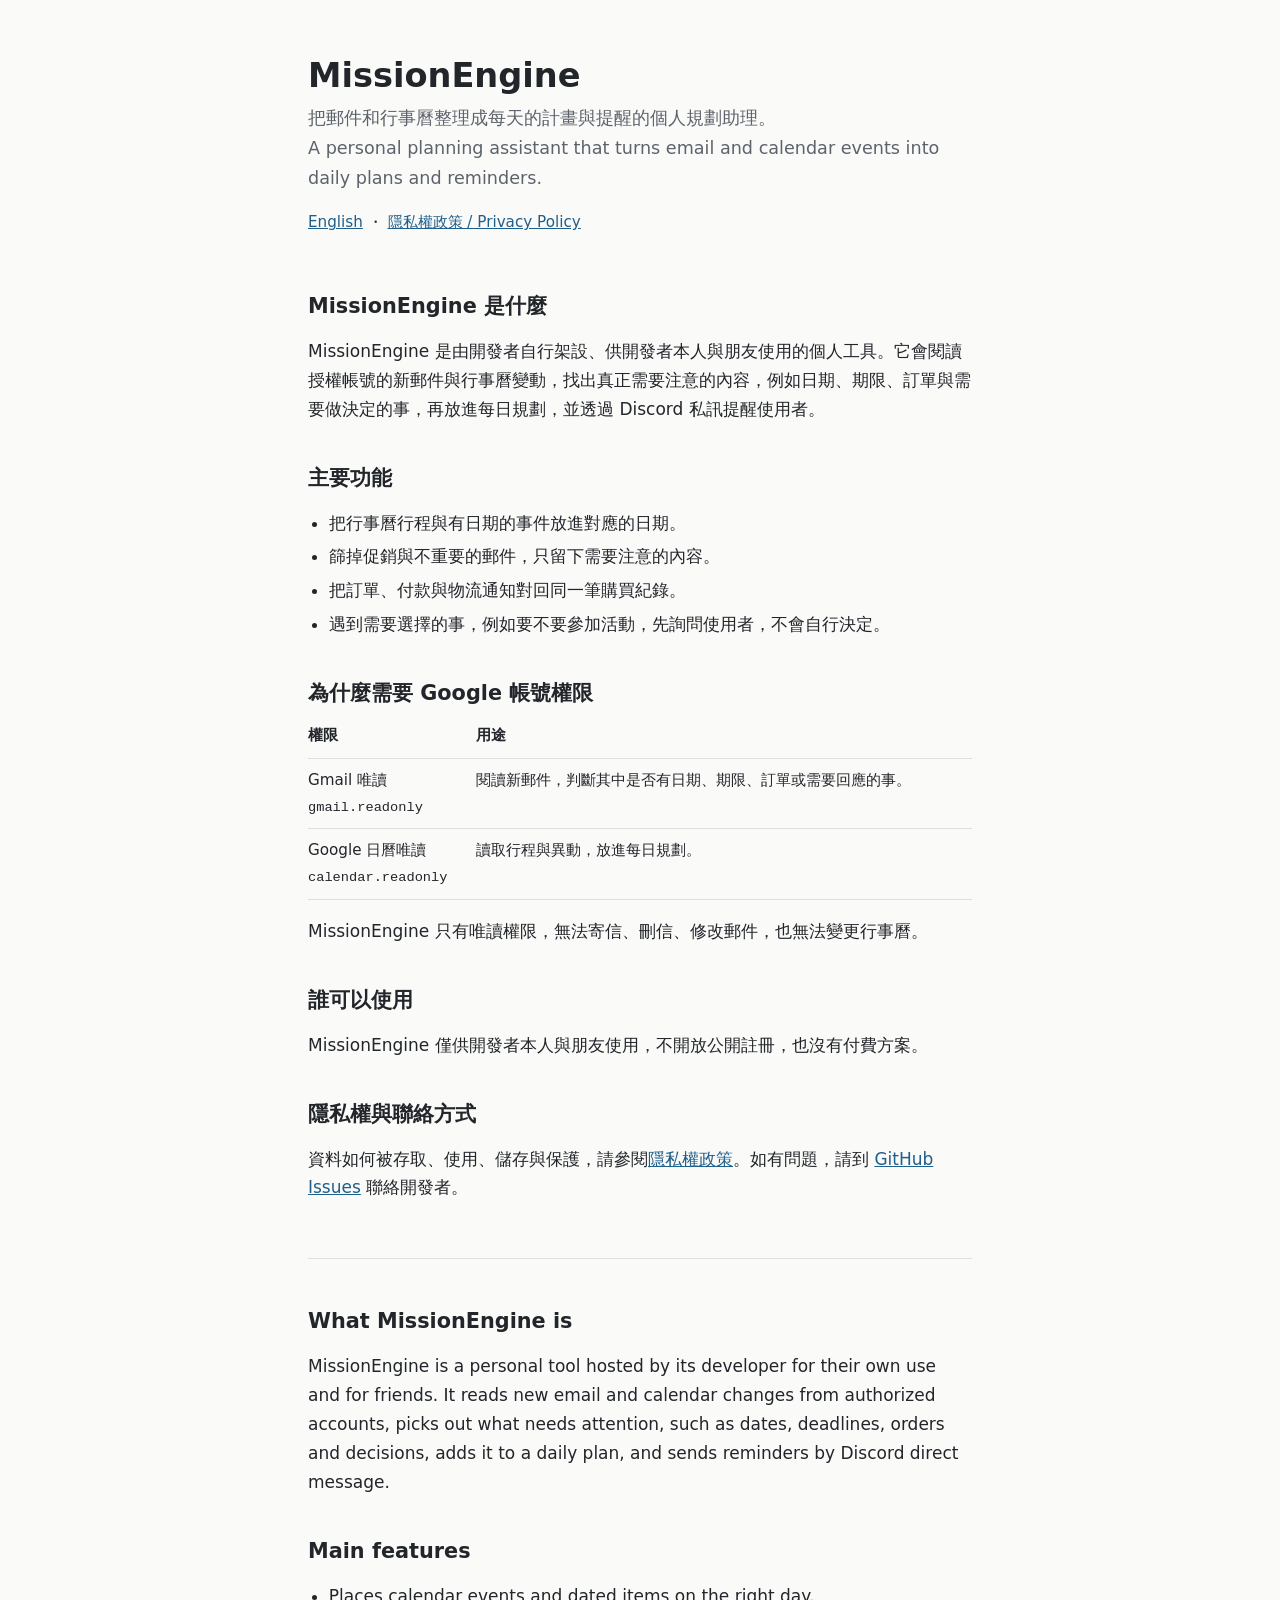
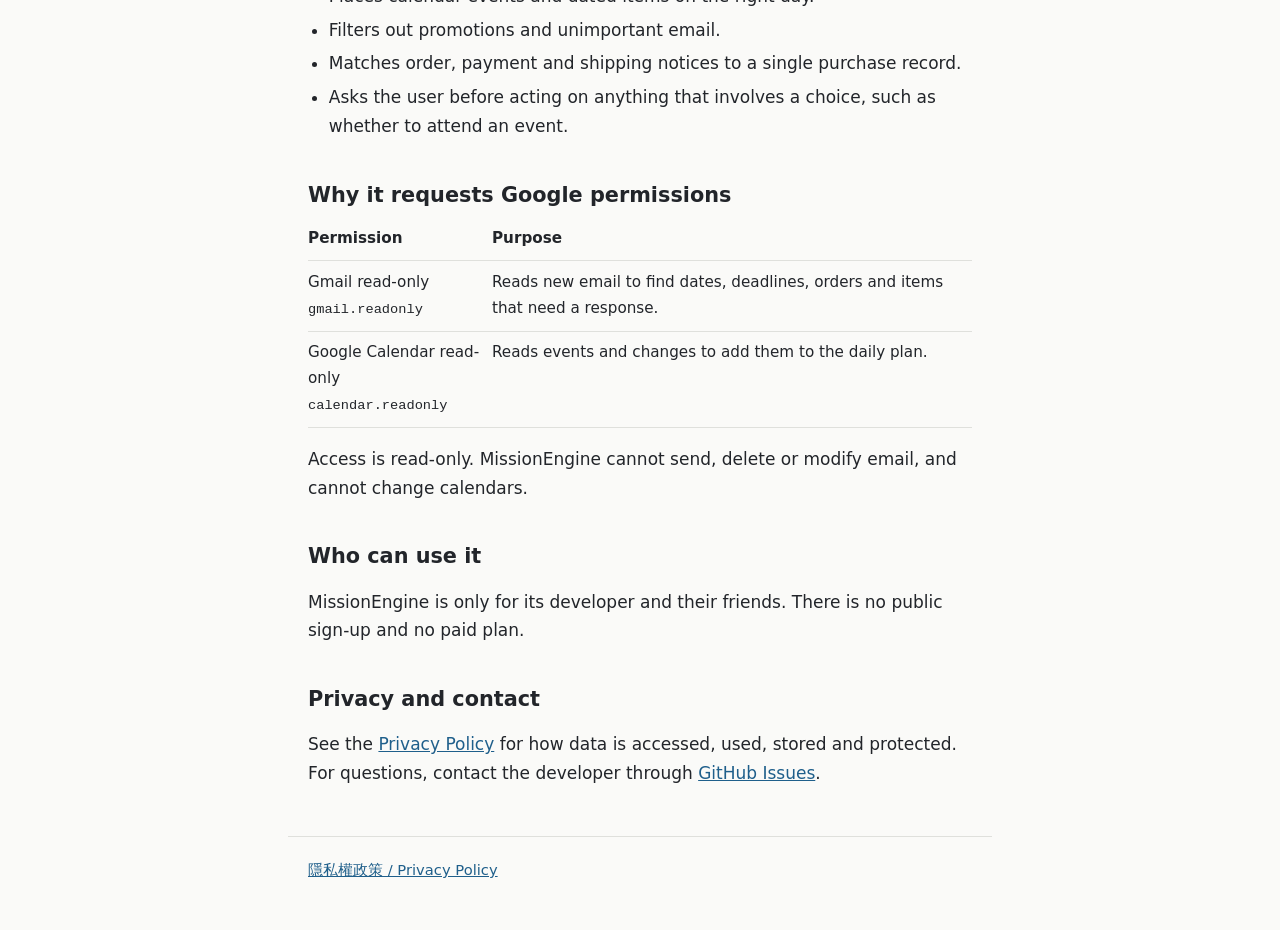
<file: index.html>
<!doctype html>
<html lang="zh-Hant">
<head>
  <meta charset="utf-8">
  <meta name="viewport" content="width=device-width, initial-scale=1">
  <title>MissionEngine</title>
  <meta name="description" content="MissionEngine is a personal planning assistant that reads Gmail and Google Calendar in read-only mode to organize dates, reminders and decisions.">
  <link rel="stylesheet" href="style.css">
</head>
<body>
  <header>
    <h1>MissionEngine</h1>
    <p class="lede">把郵件和行事曆整理成每天的計畫與提醒的個人規劃助理。</p>
    <p class="lede">A personal planning assistant that turns email and calendar events into daily plans and reminders.</p>
    <p class="lang"><a href="#en">English</a> ・ <a href="privacy.html">隱私權政策 / Privacy Policy</a></p>
  </header>

  <main>
    <section class="locale" lang="zh-Hant">
      <h2>MissionEngine 是什麼</h2>
      <p>MissionEngine 是由開發者自行架設、供開發者本人與朋友使用的個人工具。它會閱讀授權帳號的新郵件與行事曆變動，找出真正需要注意的內容，例如日期、期限、訂單與需要做決定的事，再放進每日規劃，並透過 Discord 私訊提醒使用者。</p>

      <h2>主要功能</h2>
      <ul>
        <li>把行事曆行程與有日期的事件放進對應的日期。</li>
        <li>篩掉促銷與不重要的郵件，只留下需要注意的內容。</li>
        <li>把訂單、付款與物流通知對回同一筆購買紀錄。</li>
        <li>遇到需要選擇的事，例如要不要參加活動，先詢問使用者，不會自行決定。</li>
      </ul>

      <h2>為什麼需要 Google 帳號權限</h2>
      <div class="table-wrap">
        <table>
          <thead><tr><th>權限</th><th>用途</th></tr></thead>
          <tbody>
            <tr><td>Gmail 唯讀<br><code>gmail.readonly</code></td><td>閱讀新郵件，判斷其中是否有日期、期限、訂單或需要回應的事。</td></tr>
            <tr><td>Google 日曆唯讀<br><code>calendar.readonly</code></td><td>讀取行程與異動，放進每日規劃。</td></tr>
          </tbody>
        </table>
      </div>
      <p>MissionEngine 只有唯讀權限，無法寄信、刪信、修改郵件，也無法變更行事曆。</p>

      <h2>誰可以使用</h2>
      <p>MissionEngine 僅供開發者本人與朋友使用，不開放公開註冊，也沒有付費方案。</p>

      <h2>隱私權與聯絡方式</h2>
      <p>資料如何被存取、使用、儲存與保護，請參閱<a href="privacy.html">隱私權政策</a>。如有問題，請到 <a href="https://github.com/MuChi2112/MuChi2112.github.io/issues">GitHub Issues</a> 聯絡開發者。</p>
    </section>

    <section class="locale" id="en" lang="en">
      <h2>What MissionEngine is</h2>
      <p>MissionEngine is a personal tool hosted by its developer for their own use and for friends. It reads new email and calendar changes from authorized accounts, picks out what needs attention, such as dates, deadlines, orders and decisions, adds it to a daily plan, and sends reminders by Discord direct message.</p>

      <h2>Main features</h2>
      <ul>
        <li>Places calendar events and dated items on the right day.</li>
        <li>Filters out promotions and unimportant email.</li>
        <li>Matches order, payment and shipping notices to a single purchase record.</li>
        <li>Asks the user before acting on anything that involves a choice, such as whether to attend an event.</li>
      </ul>

      <h2>Why it requests Google permissions</h2>
      <div class="table-wrap">
        <table>
          <thead><tr><th>Permission</th><th>Purpose</th></tr></thead>
          <tbody>
            <tr><td>Gmail read-only<br><code>gmail.readonly</code></td><td>Reads new email to find dates, deadlines, orders and items that need a response.</td></tr>
            <tr><td>Google Calendar read-only<br><code>calendar.readonly</code></td><td>Reads events and changes to add them to the daily plan.</td></tr>
          </tbody>
        </table>
      </div>
      <p>Access is read-only. MissionEngine cannot send, delete or modify email, and cannot change calendars.</p>

      <h2>Who can use it</h2>
      <p>MissionEngine is only for its developer and their friends. There is no public sign-up and no paid plan.</p>

      <h2>Privacy and contact</h2>
      <p>See the <a href="privacy.html#en">Privacy Policy</a> for how data is accessed, used, stored and protected. For questions, contact the developer through <a href="https://github.com/MuChi2112/MuChi2112.github.io/issues">GitHub Issues</a>.</p>
    </section>
  </main>

  <footer>
    <a href="privacy.html">隱私權政策 / Privacy Policy</a>
  </footer>
</body>
</html>
</file>
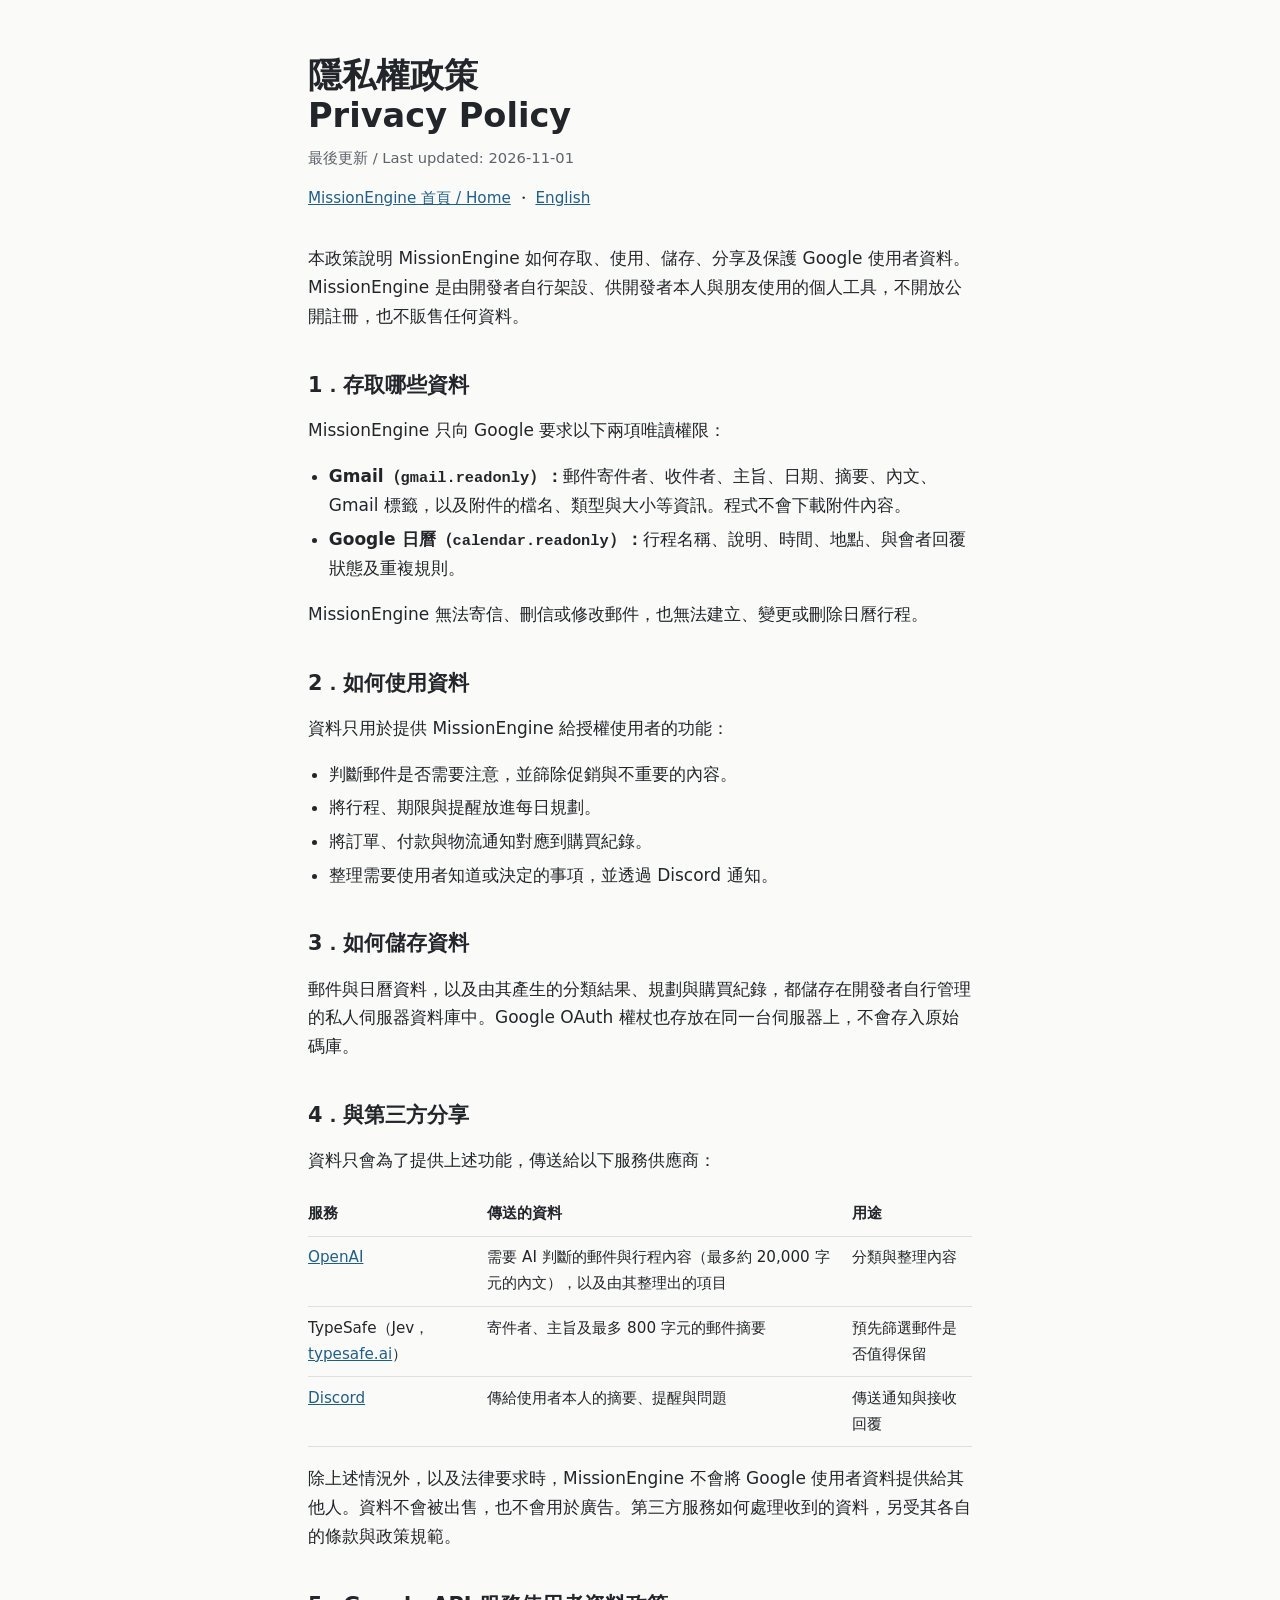
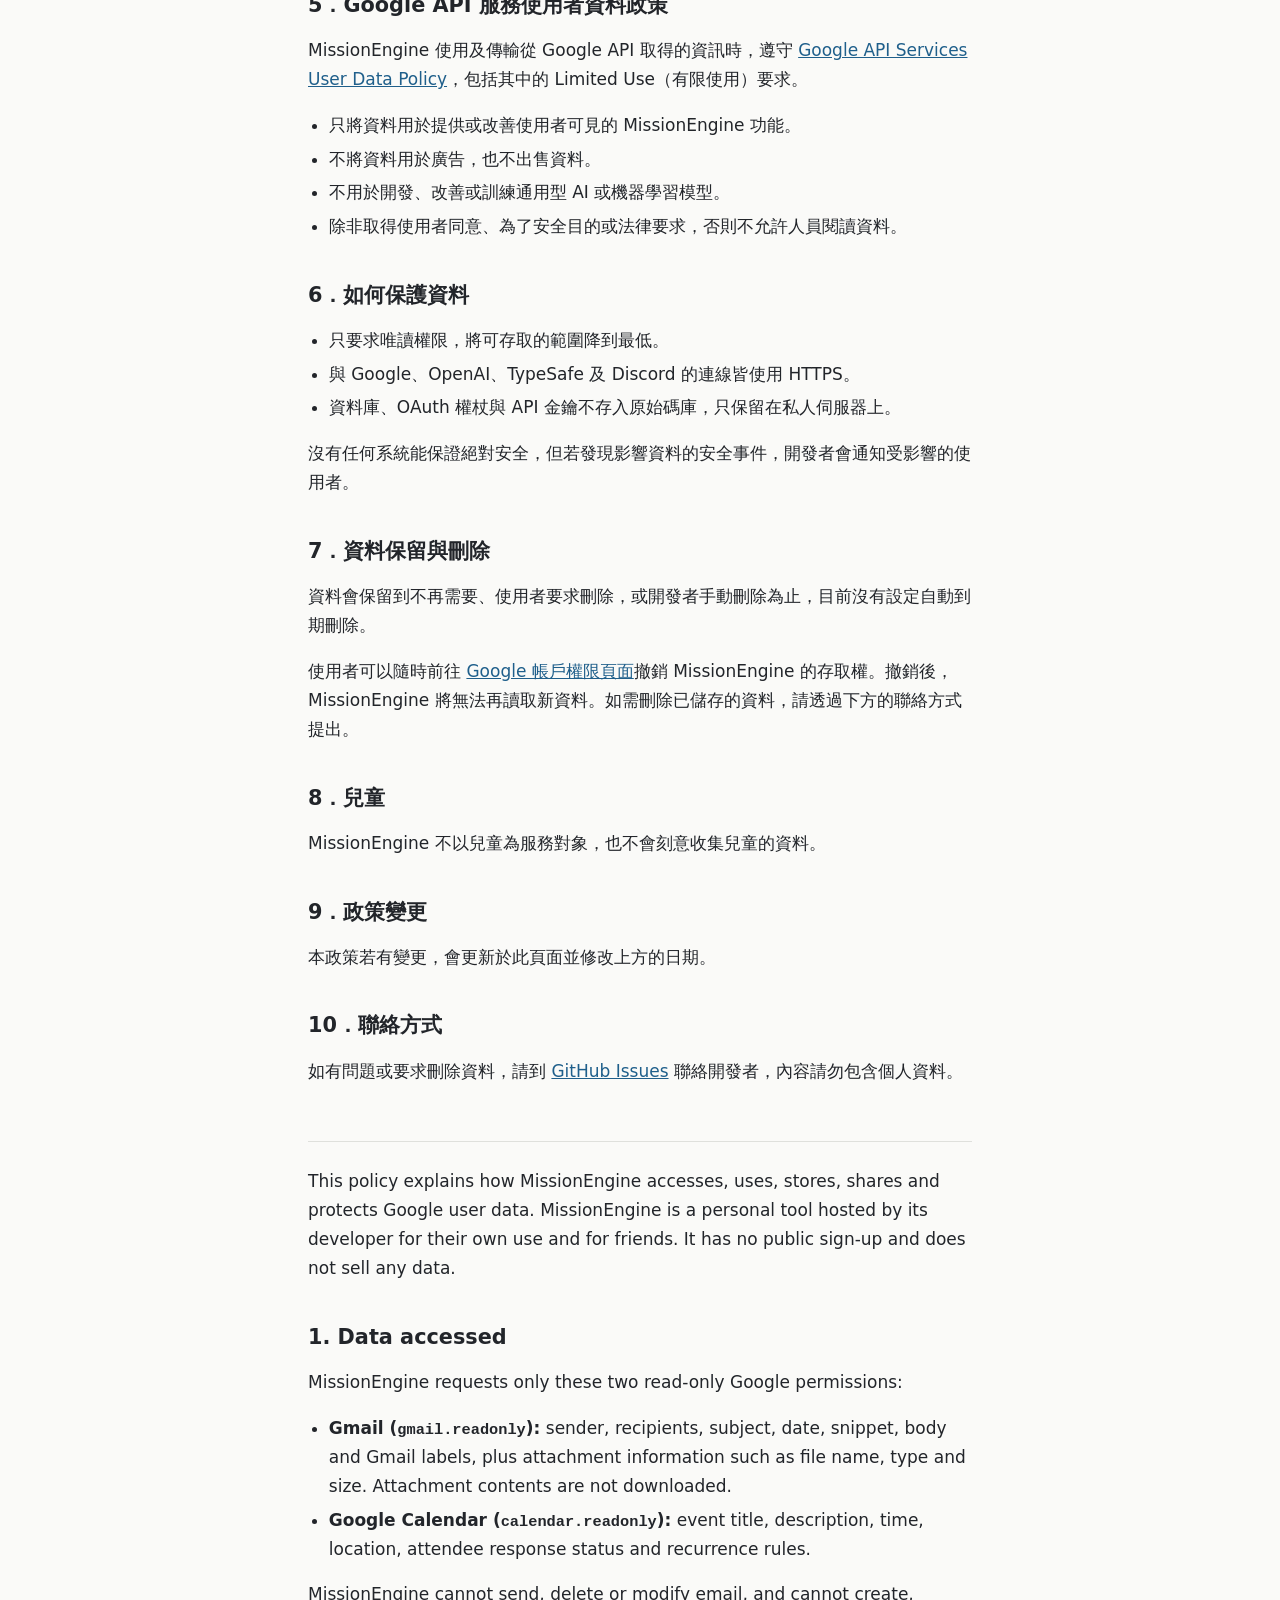
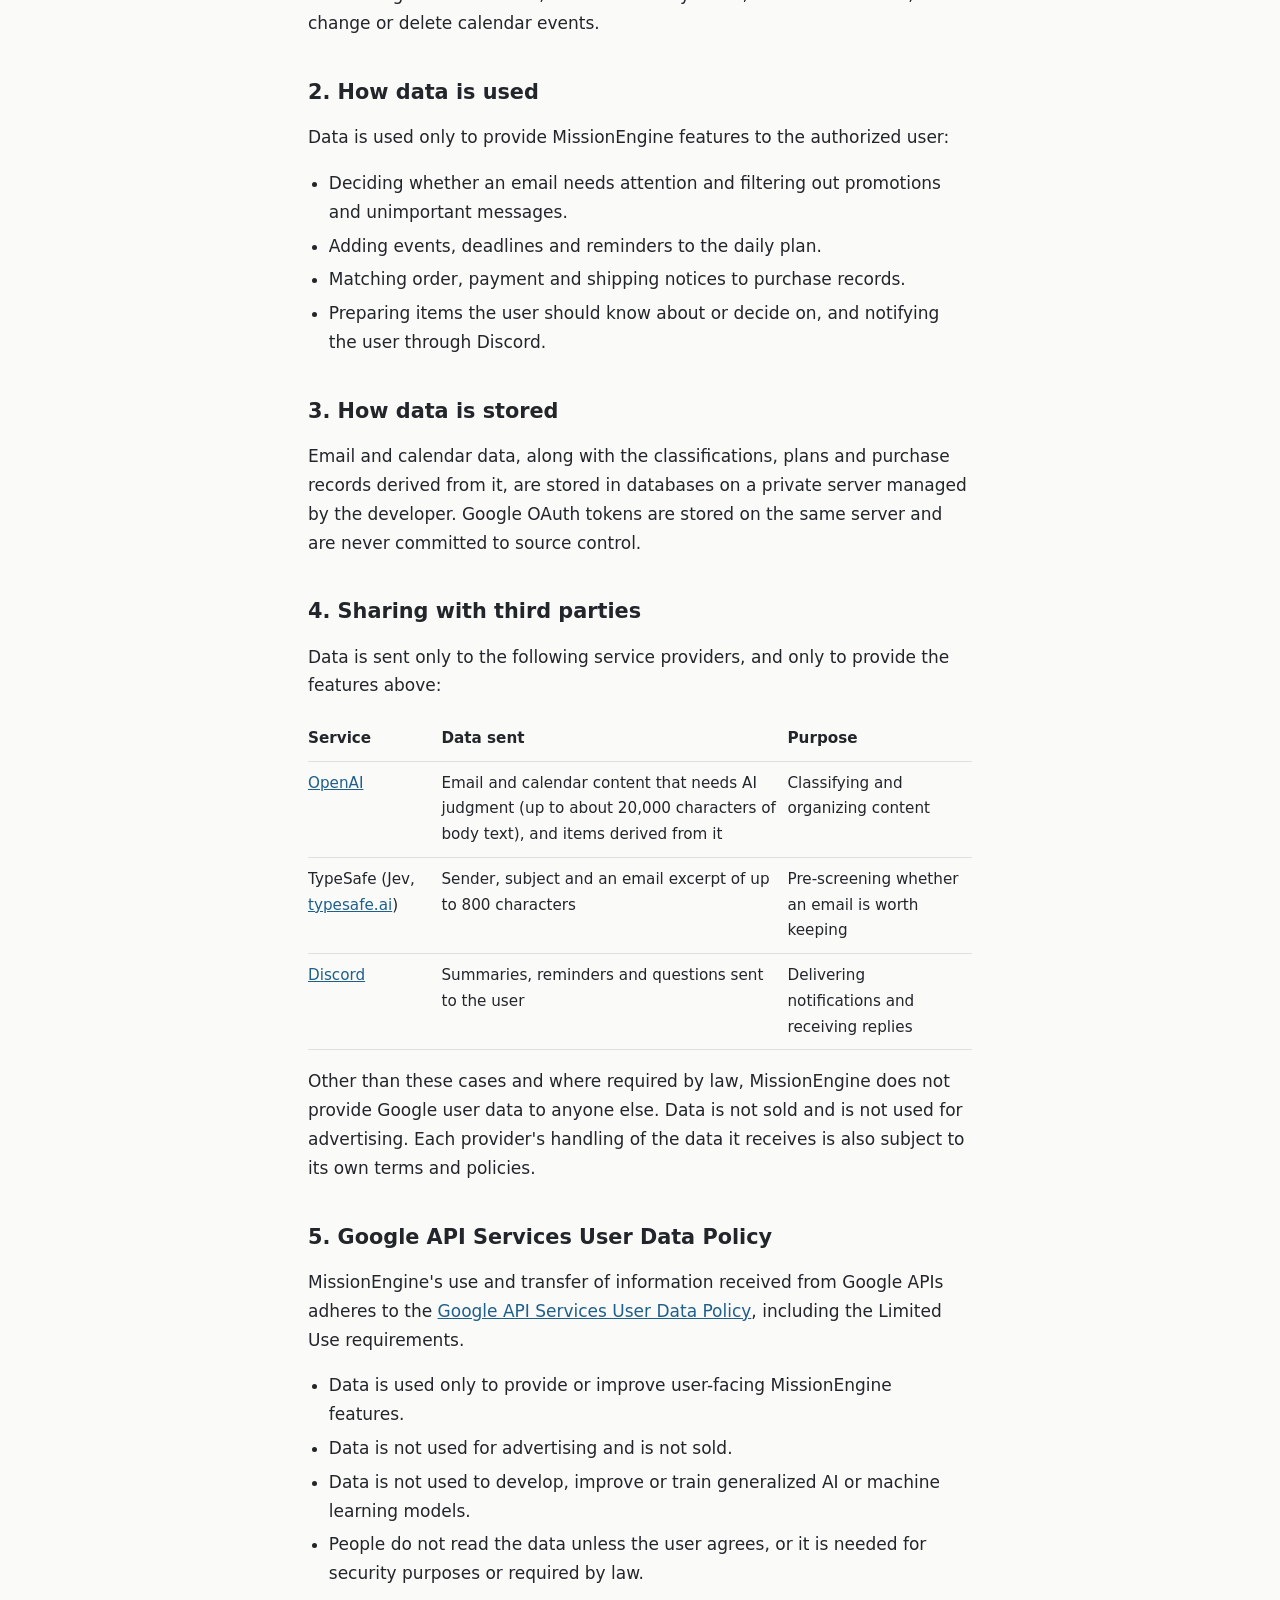
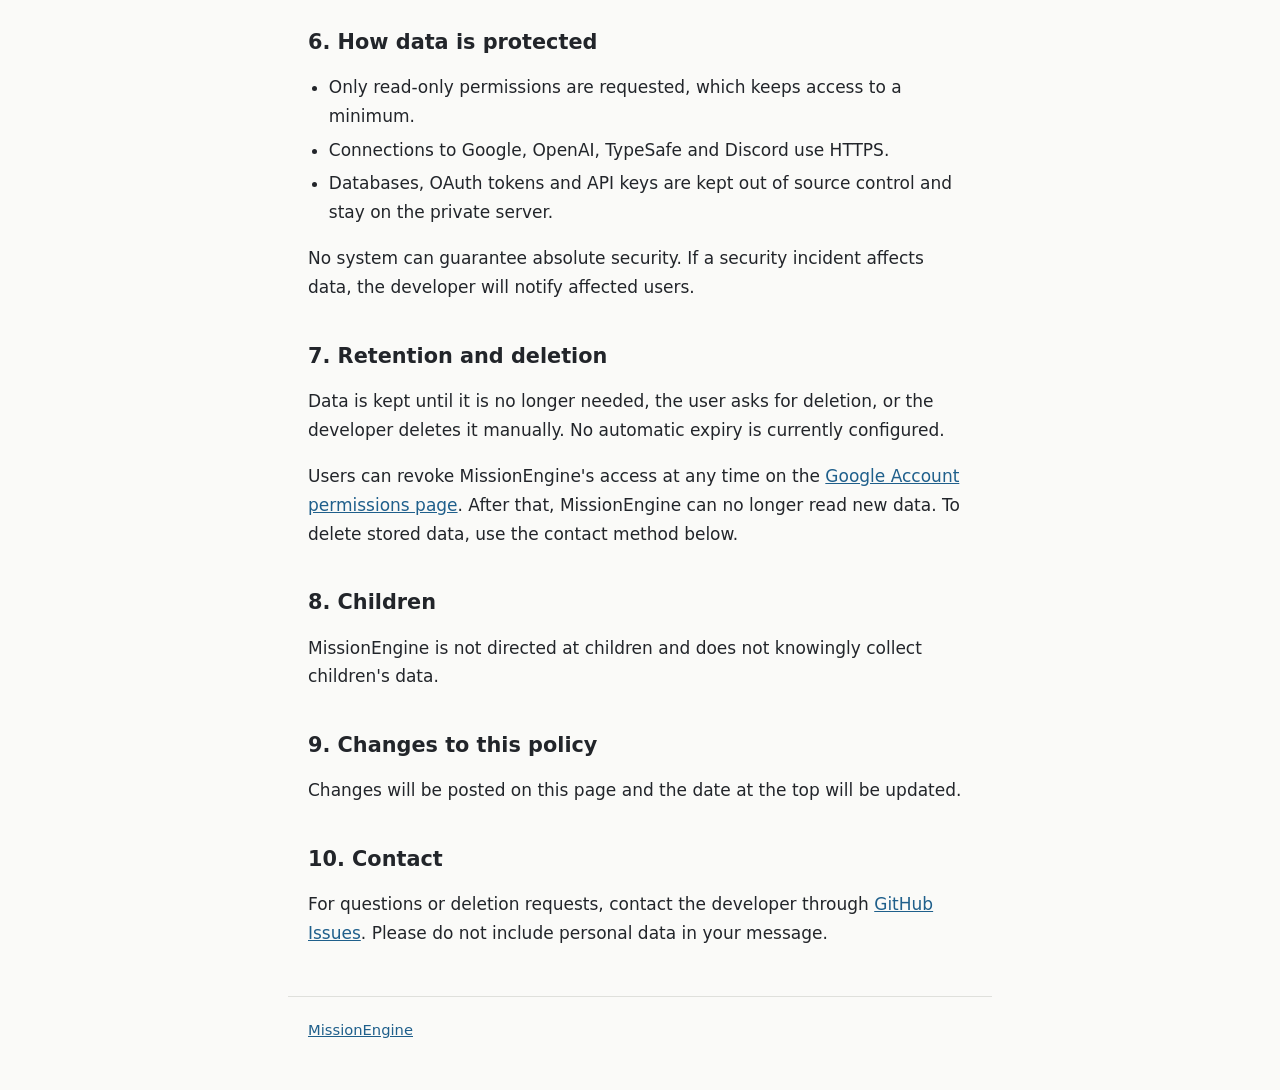
<file: privacy.html>
<!doctype html>
<html lang="zh-Hant">
<head>
  <meta charset="utf-8">
  <meta name="viewport" content="width=device-width, initial-scale=1">
  <title>MissionEngine Privacy Policy</title>
  <meta name="description" content="How MissionEngine accesses, uses, stores, shares and protects Gmail and Google Calendar data.">
  <link rel="stylesheet" href="style.css">
</head>
<body>
  <header>
    <h1>隱私權政策<br>Privacy Policy</h1>
    <p class="meta">最後更新 / Last updated: 2026-11-01</p>
    <p class="lang"><a href="index.html">MissionEngine 首頁 / Home</a> ・ <a href="#en">English</a></p>
  </header>

  <main>
    <section class="locale" lang="zh-Hant">
      <p>本政策說明 MissionEngine 如何存取、使用、儲存、分享及保護 Google 使用者資料。MissionEngine 是由開發者自行架設、供開發者本人與朋友使用的個人工具，不開放公開註冊，也不販售任何資料。</p>

      <h2>1．存取哪些資料</h2>
      <p>MissionEngine 只向 Google 要求以下兩項唯讀權限：</p>
      <ul>
        <li><strong>Gmail（<code>gmail.readonly</code>）：</strong>郵件寄件者、收件者、主旨、日期、摘要、內文、Gmail 標籤，以及附件的檔名、類型與大小等資訊。程式不會下載附件內容。</li>
        <li><strong>Google 日曆（<code>calendar.readonly</code>）：</strong>行程名稱、說明、時間、地點、與會者回覆狀態及重複規則。</li>
      </ul>
      <p>MissionEngine 無法寄信、刪信或修改郵件，也無法建立、變更或刪除日曆行程。</p>

      <h2>2．如何使用資料</h2>
      <p>資料只用於提供 MissionEngine 給授權使用者的功能：</p>
      <ul>
        <li>判斷郵件是否需要注意，並篩除促銷與不重要的內容。</li>
        <li>將行程、期限與提醒放進每日規劃。</li>
        <li>將訂單、付款與物流通知對應到購買紀錄。</li>
        <li>整理需要使用者知道或決定的事項，並透過 Discord 通知。</li>
      </ul>

      <h2>3．如何儲存資料</h2>
      <p>郵件與日曆資料，以及由其產生的分類結果、規劃與購買紀錄，都儲存在開發者自行管理的私人伺服器資料庫中。Google OAuth 權杖也存放在同一台伺服器上，不會存入原始碼庫。</p>

      <h2>4．與第三方分享</h2>
      <p>資料只會為了提供上述功能，傳送給以下服務供應商：</p>
      <div class="table-wrap">
        <table>
          <thead><tr><th>服務</th><th>傳送的資料</th><th>用途</th></tr></thead>
          <tbody>
            <tr><td><a href="https://openai.com/policies/">OpenAI</a></td><td>需要 AI 判斷的郵件與行程內容（最多約 20,000 字元的內文），以及由其整理出的項目</td><td>分類與整理內容</td></tr>
            <tr><td>TypeSafe（Jev，<a href="https://typesafe.ai">typesafe.ai</a>）</td><td>寄件者、主旨及最多 800 字元的郵件摘要</td><td>預先篩選郵件是否值得保留</td></tr>
            <tr><td><a href="https://discord.com/privacy">Discord</a></td><td>傳給使用者本人的摘要、提醒與問題</td><td>傳送通知與接收回覆</td></tr>
          </tbody>
        </table>
      </div>
      <p>除上述情況外，以及法律要求時，MissionEngine 不會將 Google 使用者資料提供給其他人。資料不會被出售，也不會用於廣告。第三方服務如何處理收到的資料，另受其各自的條款與政策規範。</p>

      <h2>5．Google API 服務使用者資料政策</h2>
      <p>MissionEngine 使用及傳輸從 Google API 取得的資訊時，遵守 <a href="https://developers.google.com/terms/api-services-user-data-policy">Google API Services User Data Policy</a>，包括其中的 Limited Use（有限使用）要求。</p>
      <ul>
        <li>只將資料用於提供或改善使用者可見的 MissionEngine 功能。</li>
        <li>不將資料用於廣告，也不出售資料。</li>
        <li>不用於開發、改善或訓練通用型 AI 或機器學習模型。</li>
        <li>除非取得使用者同意、為了安全目的或法律要求，否則不允許人員閱讀資料。</li>
      </ul>

      <h2>6．如何保護資料</h2>
      <ul>
        <li>只要求唯讀權限，將可存取的範圍降到最低。</li>
        <li>與 Google、OpenAI、TypeSafe 及 Discord 的連線皆使用 HTTPS。</li>
        <li>資料庫、OAuth 權杖與 API 金鑰不存入原始碼庫，只保留在私人伺服器上。</li>
      </ul>
      <p>沒有任何系統能保證絕對安全，但若發現影響資料的安全事件，開發者會通知受影響的使用者。</p>

      <h2>7．資料保留與刪除</h2>
      <p>資料會保留到不再需要、使用者要求刪除，或開發者手動刪除為止，目前沒有設定自動到期刪除。</p>
      <p>使用者可以隨時前往 <a href="https://myaccount.google.com/permissions">Google 帳戶權限頁面</a>撤銷 MissionEngine 的存取權。撤銷後，MissionEngine 將無法再讀取新資料。如需刪除已儲存的資料，請透過下方的聯絡方式提出。</p>

      <h2>8．兒童</h2>
      <p>MissionEngine 不以兒童為服務對象，也不會刻意收集兒童的資料。</p>

      <h2>9．政策變更</h2>
      <p>本政策若有變更，會更新於此頁面並修改上方的日期。</p>

      <h2>10．聯絡方式</h2>
      <p>如有問題或要求刪除資料，請到 <a href="https://github.com/MuChi2112/MuChi2112.github.io/issues">GitHub Issues</a> 聯絡開發者，內容請勿包含個人資料。</p>
    </section>

    <section class="locale" id="en" lang="en">
      <p>This policy explains how MissionEngine accesses, uses, stores, shares and protects Google user data. MissionEngine is a personal tool hosted by its developer for their own use and for friends. It has no public sign-up and does not sell any data.</p>

      <h2>1. Data accessed</h2>
      <p>MissionEngine requests only these two read-only Google permissions:</p>
      <ul>
        <li><strong>Gmail (<code>gmail.readonly</code>):</strong> sender, recipients, subject, date, snippet, body and Gmail labels, plus attachment information such as file name, type and size. Attachment contents are not downloaded.</li>
        <li><strong>Google Calendar (<code>calendar.readonly</code>):</strong> event title, description, time, location, attendee response status and recurrence rules.</li>
      </ul>
      <p>MissionEngine cannot send, delete or modify email, and cannot create, change or delete calendar events.</p>

      <h2>2. How data is used</h2>
      <p>Data is used only to provide MissionEngine features to the authorized user:</p>
      <ul>
        <li>Deciding whether an email needs attention and filtering out promotions and unimportant messages.</li>
        <li>Adding events, deadlines and reminders to the daily plan.</li>
        <li>Matching order, payment and shipping notices to purchase records.</li>
        <li>Preparing items the user should know about or decide on, and notifying the user through Discord.</li>
      </ul>

      <h2>3. How data is stored</h2>
      <p>Email and calendar data, along with the classifications, plans and purchase records derived from it, are stored in databases on a private server managed by the developer. Google OAuth tokens are stored on the same server and are never committed to source control.</p>

      <h2>4. Sharing with third parties</h2>
      <p>Data is sent only to the following service providers, and only to provide the features above:</p>
      <div class="table-wrap">
        <table>
          <thead><tr><th>Service</th><th>Data sent</th><th>Purpose</th></tr></thead>
          <tbody>
            <tr><td><a href="https://openai.com/policies/">OpenAI</a></td><td>Email and calendar content that needs AI judgment (up to about 20,000 characters of body text), and items derived from it</td><td>Classifying and organizing content</td></tr>
            <tr><td>TypeSafe (Jev, <a href="https://typesafe.ai">typesafe.ai</a>)</td><td>Sender, subject and an email excerpt of up to 800 characters</td><td>Pre-screening whether an email is worth keeping</td></tr>
            <tr><td><a href="https://discord.com/privacy">Discord</a></td><td>Summaries, reminders and questions sent to the user</td><td>Delivering notifications and receiving replies</td></tr>
          </tbody>
        </table>
      </div>
      <p>Other than these cases and where required by law, MissionEngine does not provide Google user data to anyone else. Data is not sold and is not used for advertising. Each provider's handling of the data it receives is also subject to its own terms and policies.</p>

      <h2>5. Google API Services User Data Policy</h2>
      <p>MissionEngine's use and transfer of information received from Google APIs adheres to the <a href="https://developers.google.com/terms/api-services-user-data-policy">Google API Services User Data Policy</a>, including the Limited Use requirements.</p>
      <ul>
        <li>Data is used only to provide or improve user-facing MissionEngine features.</li>
        <li>Data is not used for advertising and is not sold.</li>
        <li>Data is not used to develop, improve or train generalized AI or machine learning models.</li>
        <li>People do not read the data unless the user agrees, or it is needed for security purposes or required by law.</li>
      </ul>

      <h2>6. How data is protected</h2>
      <ul>
        <li>Only read-only permissions are requested, which keeps access to a minimum.</li>
        <li>Connections to Google, OpenAI, TypeSafe and Discord use HTTPS.</li>
        <li>Databases, OAuth tokens and API keys are kept out of source control and stay on the private server.</li>
      </ul>
      <p>No system can guarantee absolute security. If a security incident affects data, the developer will notify affected users.</p>

      <h2>7. Retention and deletion</h2>
      <p>Data is kept until it is no longer needed, the user asks for deletion, or the developer deletes it manually. No automatic expiry is currently configured.</p>
      <p>Users can revoke MissionEngine's access at any time on the <a href="https://myaccount.google.com/permissions">Google Account permissions page</a>. After that, MissionEngine can no longer read new data. To delete stored data, use the contact method below.</p>

      <h2>8. Children</h2>
      <p>MissionEngine is not directed at children and does not knowingly collect children's data.</p>

      <h2>9. Changes to this policy</h2>
      <p>Changes will be posted on this page and the date at the top will be updated.</p>

      <h2>10. Contact</h2>
      <p>For questions or deletion requests, contact the developer through <a href="https://github.com/MuChi2112/MuChi2112.github.io/issues">GitHub Issues</a>. Please do not include personal data in your message.</p>
    </section>
  </main>

  <footer>
    <a href="index.html">MissionEngine</a>
  </footer>
</body>
</html>
</file>
<file: style.css>
:root {
  color-scheme: light dark;
  --bg: #fafaf8;
  --text: #22252a;
  --muted: #5d636c;
  --line: #dfe0dc;
  --accent: #1f5f8b;
  --panel: #f0f1ed;
}

@media (prefers-color-scheme: dark) {
  :root {
    --bg: #15171a;
    --text: #e7e8ea;
    --muted: #a3a8b0;
    --line: #2e3238;
    --accent: #7fbde6;
    --panel: #1e2125;
  }
}

* { box-sizing: border-box; }

body {
  margin: 0;
  background: var(--bg);
  color: var(--text);
  font-family: system-ui, -apple-system, "Segoe UI", "Noto Sans TC", "Microsoft JhengHei", sans-serif;
  font-size: 17px;
  line-height: 1.7;
}

main, header, footer {
  max-width: 44rem;
  margin: 0 auto;
  padding-left: 1.25rem;
  padding-right: 1.25rem;
}

header { padding-top: 3.5rem; padding-bottom: 1rem; }
footer {
  margin-top: 3rem;
  padding-top: 1.25rem;
  padding-bottom: 3rem;
  border-top: 1px solid var(--line);
  color: var(--muted);
  font-size: 0.92rem;
}

h1 { margin: 0 0 0.5rem; font-size: 2.1rem; line-height: 1.2; }
h2 { margin: 2.5rem 0 0.5rem; font-size: 1.3rem; line-height: 1.35; }
h3 { margin: 1.5rem 0 0.25rem; font-size: 1.05rem; }
a { color: var(--accent); }
ul { padding-left: 1.3rem; }
li { margin: 0.3rem 0; }
code { font-size: 0.9em; overflow-wrap: anywhere; }

.lede { margin: 0; color: var(--muted); font-size: 1.1rem; }
.meta { margin: 0; color: var(--muted); font-size: 0.92rem; }

.lang { margin: 1rem 0 0; font-size: 0.95rem; }

.callout {
  margin: 1.5rem 0;
  padding: 0.9rem 1.1rem;
  background: var(--panel);
  border-left: 3px solid var(--accent);
}

.table-wrap { overflow-x: auto; }
table { width: 100%; border-collapse: collapse; font-size: 0.95rem; }
th, td { padding: 0.55rem 0.7rem 0.55rem 0; border-bottom: 1px solid var(--line); text-align: left; vertical-align: top; }
th { font-weight: 600; }

section.locale + section.locale {
  margin-top: 3.5rem;
  padding-top: 0.5rem;
  border-top: 1px solid var(--line);
}
</file>
